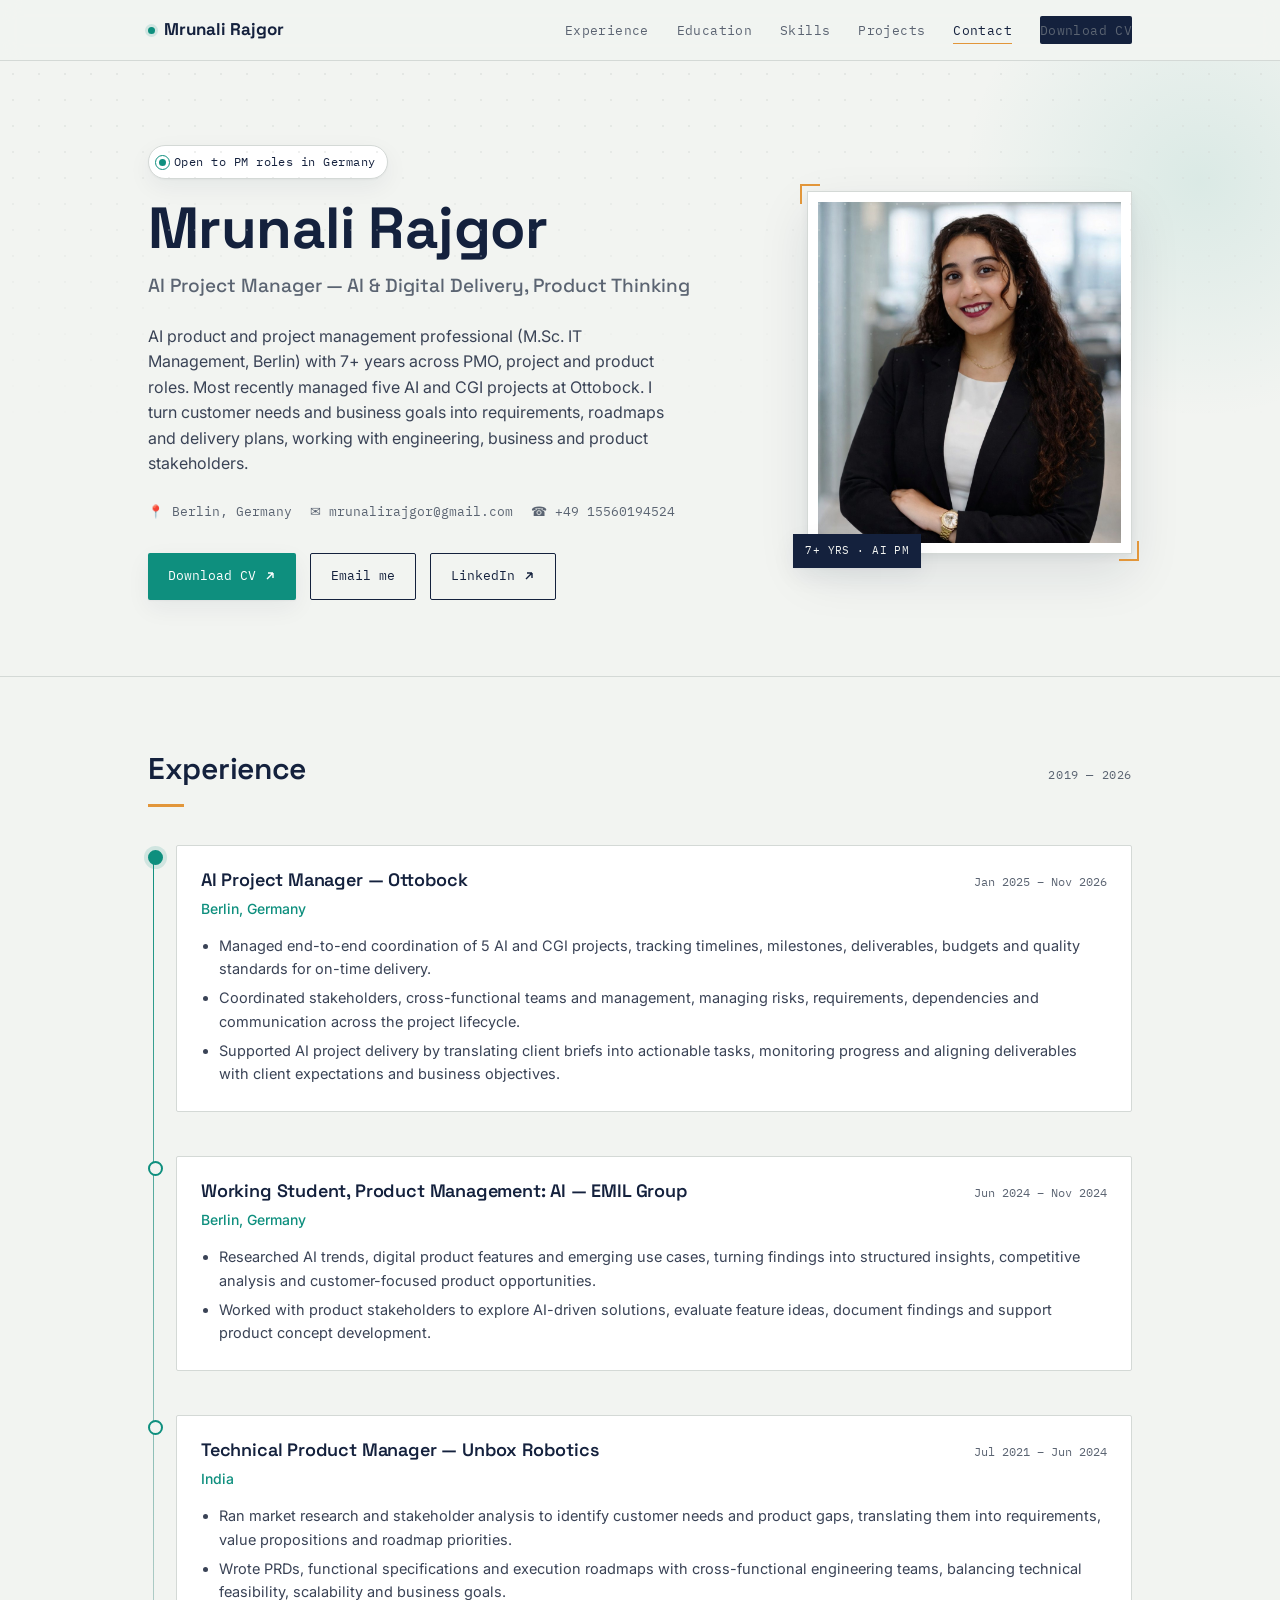
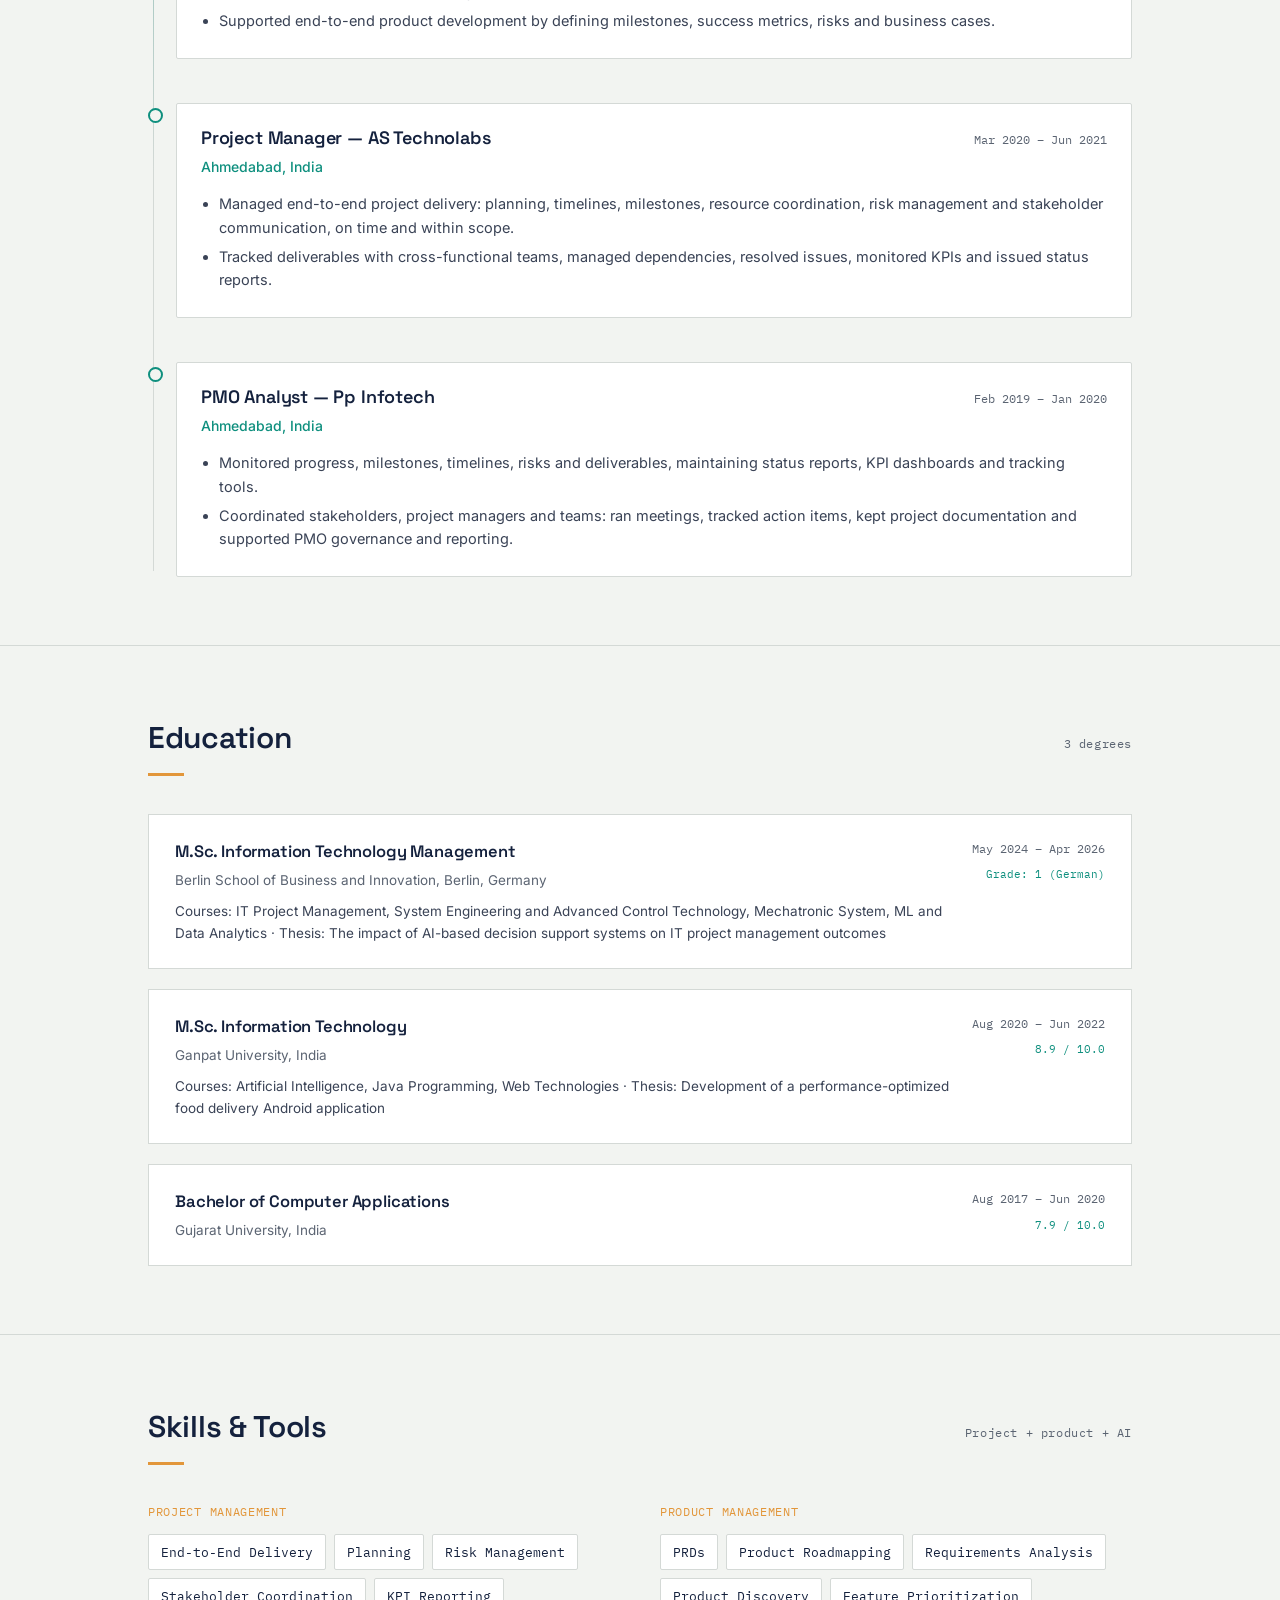
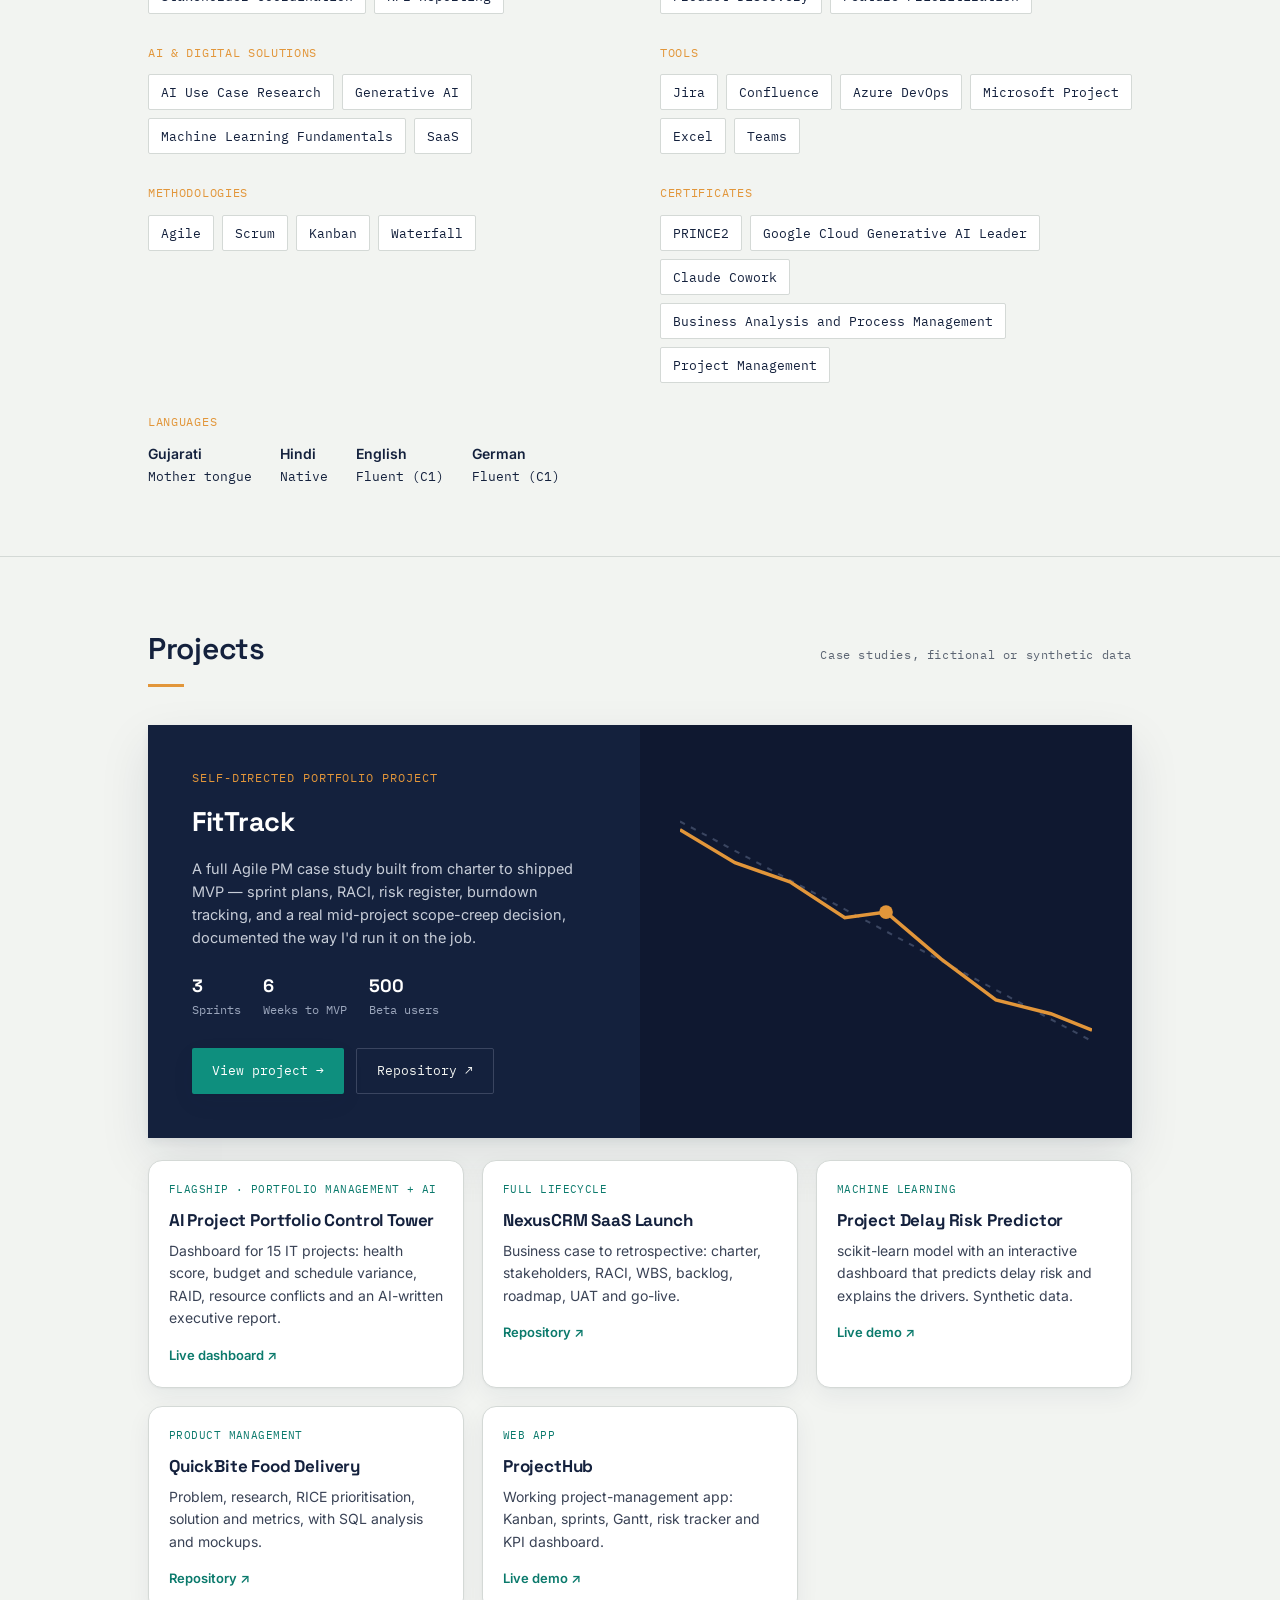
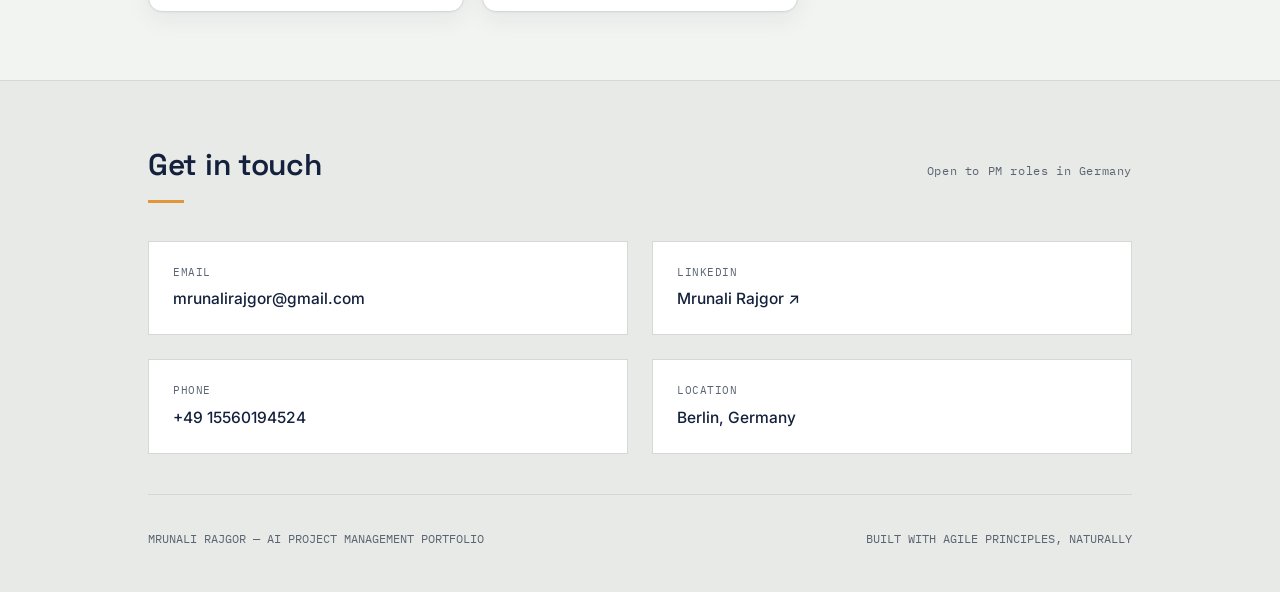
<file: index.html>
<!DOCTYPE html>
<html lang="en">
<head>
<meta charset="UTF-8">
<meta name="viewport" content="width=device-width, initial-scale=1.0">
<title>Mrunali Rajgor — AI Project Manager</title>
<meta name="description" content="Mrunali Rajgor — AI Project Manager with product management experience. AI and digital delivery, roadmaps, stakeholder coordination. Berlin, Germany.">

<meta property="og:type" content="website">
<meta property="og:title" content="Mrunali Rajgor — AI Project Manager">
<meta property="og:description" content="AI and digital delivery, product roadmaps, stakeholder coordination. Berlin, Germany.">
<meta property="og:image" content="profile.jpg">
<meta name="twitter:card" content="summary">

<link rel="icon" href="data:image/svg+xml,%3Csvg xmlns='http://www.w3.org/2000/svg' viewBox='0 0 100 100'%3E%3Crect width='100' height='100' rx='18' fill='%2314213D'/%3E%3Ctext x='50' y='68' font-family='Georgia,serif' font-size='52' fill='%23F2F4F1' text-anchor='middle'%3EM%3C/text%3E%3C/svg%3E">

<link rel="preconnect" href="https://fonts.googleapis.com">
<link rel="preconnect" href="https://fonts.gstatic.com" crossorigin>
<link href="https://fonts.googleapis.com/css2?family=Space+Grotesk:wght@400;500;600;700&family=Inter:wght@400;500;600&family=IBM+Plex+Mono:wght@400;500;600&display=swap" rel="stylesheet">
<link rel="stylesheet" href="styles.css">
</head>
<body>

<div class="progress" id="progress"></div>

<nav>
  <div class="wrap">
    <div class="nav-name"><span class="nav-dot"></span>Mrunali Rajgor</div>
    <div class="nav-links">
      <a href="#experience" data-nav>Experience</a>
      <a href="#education" data-nav>Education</a>
      <a href="#skills" data-nav>Skills</a>
      <a href="#projects" data-nav>Projects</a>
      <a href="#contact" data-nav>Contact</a>
      <a class="nav-cv" href="CV_Mrunali.pdf" target="_blank" rel="noopener">Download CV</a>
    </div>
    <button class="nav-burger" id="burger" aria-label="Toggle menu"><span></span><span></span><span></span></button>
  </div>
  <div class="mobile-menu" id="mobileMenu">
    <a href="#experience">Experience</a>
    <a href="#education">Education</a>
    <a href="#skills">Skills</a>
    <a href="#projects">Projects</a>
    <a href="#contact">Contact</a>
    <a href="CV_Mrunali.pdf" target="_blank" rel="noopener">Download CV ↓</a>
  </div>
</nav>

<header class="hero">
  <div class="wrap">
    <div>
      <div class="status-badge"><span class="pulse"></span>Open to PM roles in Germany</div>
      <h1>Mrunali Rajgor</h1>
      <div class="role">AI Project Manager — AI &amp; Digital Delivery, Product Thinking</div>
      <p class="summary">AI product and project management professional (M.Sc. IT Management, Berlin) with 7+ years across PMO, project and product roles. Most recently managed five AI and CGI projects at Ottobock. I turn customer needs and business goals into requirements, roadmaps and delivery plans, working with engineering, business and product stakeholders.</p>
      <div class="hero-meta">
        <span>📍 Berlin, Germany</span>
        <span>✉ mrunalirajgor@gmail.com</span>
        <span>☎ +49 15560194524</span>
      </div>
      <div class="hero-cta">
        <a class="btn btn-primary" href="CV_Mrunali.pdf" target="_blank" rel="noopener">Download CV
          <svg width="12" height="12" viewBox="0 0 12 12" fill="none"><path d="M3 9L9 3M9 3H4M9 3V8" stroke="white" stroke-width="1.4"/></svg>
        </a>
        <a class="btn btn-ghost" href="mailto:mrunalirajgor@gmail.com">Email me</a>
        <a class="btn btn-ghost" href="https://www.linkedin.com/in/mrunali-rajgor" target="_blank" rel="noopener">LinkedIn
          <svg width="12" height="12" viewBox="0 0 12 12" fill="none"><path d="M3 9L9 3M9 3H4M9 3V8" stroke="#14213D" stroke-width="1.4"/></svg>
        </a>
      </div>
    </div>
    <div class="hero-photo">
      <div class="frame"><img src="profile.jpg" alt="Portrait of Mrunali Rajgor"></div>
      <div class="tag">7+ YRS · AI PM</div>
    </div>
  </div>
</header>

<section id="experience">
  <div class="wrap">
    <div class="section-head reveal">
      <h2>Experience</h2>
      <span class="section-tag">2019 — 2026</span>
    </div>
    <div class="timeline">

      <div class="tl-item current reveal">
        <div class="tl-card">
          <div class="tl-head">
            <h3>AI Project Manager — Ottobock</h3>
            <span class="tl-dates">Jan 2025 – Nov 2026</span>
          </div>
          <div class="tl-company">Berlin, Germany</div>
          <ul>
            <li>Managed end-to-end coordination of 5 AI and CGI projects, tracking timelines, milestones, deliverables, budgets and quality standards for on-time delivery.</li>
            <li>Coordinated stakeholders, cross-functional teams and management, managing risks, requirements, dependencies and communication across the project lifecycle.</li>
            <li>Supported AI project delivery by translating client briefs into actionable tasks, monitoring progress and aligning deliverables with client expectations and business objectives.</li>
          </ul>
        </div>
      </div>

      <div class="tl-item reveal">
        <div class="tl-card">
          <div class="tl-head">
            <h3>Working Student, Product Management: AI — EMIL Group</h3>
            <span class="tl-dates">Jun 2024 – Nov 2024</span>
          </div>
          <div class="tl-company">Berlin, Germany</div>
          <ul>
            <li>Researched AI trends, digital product features and emerging use cases, turning findings into structured insights, competitive analysis and customer-focused product opportunities.</li>
            <li>Worked with product stakeholders to explore AI-driven solutions, evaluate feature ideas, document findings and support product concept development.</li>
          </ul>
        </div>
      </div>

      <div class="tl-item reveal">
        <div class="tl-card">
          <div class="tl-head">
            <h3>Technical Product Manager — Unbox Robotics</h3>
            <span class="tl-dates">Jul 2021 – Jun 2024</span>
          </div>
          <div class="tl-company">India</div>
          <ul>
            <li>Ran market research and stakeholder analysis to identify customer needs and product gaps, translating them into requirements, value propositions and roadmap priorities.</li>
            <li>Wrote PRDs, functional specifications and execution roadmaps with cross-functional engineering teams, balancing technical feasibility, scalability and business goals.</li>
            <li>Supported end-to-end product development by defining milestones, success metrics, risks and business cases.</li>
          </ul>
        </div>
      </div>

      <div class="tl-item reveal">
        <div class="tl-card">
          <div class="tl-head">
            <h3>Project Manager — AS Technolabs</h3>
            <span class="tl-dates">Mar 2020 – Jun 2021</span>
          </div>
          <div class="tl-company">Ahmedabad, India</div>
          <ul>
            <li>Managed end-to-end project delivery: planning, timelines, milestones, resource coordination, risk management and stakeholder communication, on time and within scope.</li>
            <li>Tracked deliverables with cross-functional teams, managed dependencies, resolved issues, monitored KPIs and issued status reports.</li>
          </ul>
        </div>
      </div>

      <div class="tl-item reveal">
        <div class="tl-card">
          <div class="tl-head">
            <h3>PMO Analyst — Pp Infotech</h3>
            <span class="tl-dates">Feb 2019 – Jan 2020</span>
          </div>
          <div class="tl-company">Ahmedabad, India</div>
          <ul>
            <li>Monitored progress, milestones, timelines, risks and deliverables, maintaining status reports, KPI dashboards and tracking tools.</li>
            <li>Coordinated stakeholders, project managers and teams: ran meetings, tracked action items, kept project documentation and supported PMO governance and reporting.</li>
          </ul>
        </div>
      </div>

    </div>
  </div>
</section>

<section id="education">
  <div class="wrap">
    <div class="section-head reveal">
      <h2>Education</h2>
      <span class="section-tag">3 degrees</span>
    </div>
    <div class="edu-grid">

      <div class="edu-card reveal">
        <div>
          <h3>M.Sc. Information Technology Management</h3>
          <div class="school">Berlin School of Business and Innovation, Berlin, Germany</div>
          <div class="details">Courses: IT Project Management, System Engineering and Advanced Control Technology, Mechatronic System, ML and Data Analytics · Thesis: The impact of AI-based decision support systems on IT project management outcomes</div>
        </div>
        <div>
          <div class="dates">May 2024 – Apr 2026</div>
          <div class="grade">Grade: 1 (German)</div>
        </div>
      </div>

      <div class="edu-card reveal">
        <div>
          <h3>M.Sc. Information Technology</h3>
          <div class="school">Ganpat University, India</div>
          <div class="details">Courses: Artificial Intelligence, Java Programming, Web Technologies · Thesis: Development of a performance-optimized food delivery Android application</div>
        </div>
        <div>
          <div class="dates">Aug 2020 – Jun 2022</div>
          <div class="grade">8.9 / 10.0</div>
        </div>
      </div>

      <div class="edu-card reveal">
        <div>
          <h3>Bachelor of Computer Applications</h3>
          <div class="school">Gujarat University, India</div>
        </div>
        <div>
          <div class="dates">Aug 2017 – Jun 2020</div>
          <div class="grade">7.9 / 10.0</div>
        </div>
      </div>

    </div>
  </div>
</section>

<section id="skills">
  <div class="wrap">
    <div class="section-head reveal">
      <h2>Skills &amp; Tools</h2>
      <span class="section-tag">Project + product + AI</span>
    </div>
    <div class="skills-grid">
      <div class="skill-group reveal">
        <div class="cat">Project Management</div>
        <div class="pill-row">
          <span class="pill">End-to-End Delivery</span><span class="pill">Planning</span>
          <span class="pill">Risk Management</span><span class="pill">Stakeholder Coordination</span><span class="pill">KPI Reporting</span>
        </div>
      </div>
      <div class="skill-group reveal">
        <div class="cat">Product Management</div>
        <div class="pill-row">
          <span class="pill">PRDs</span><span class="pill">Product Roadmapping</span>
          <span class="pill">Requirements Analysis</span><span class="pill">Product Discovery</span><span class="pill">Feature Prioritization</span>
        </div>
      </div>
      <div class="skill-group reveal">
        <div class="cat">AI &amp; Digital Solutions</div>
        <div class="pill-row">
          <span class="pill">AI Use Case Research</span><span class="pill">Generative AI</span>
          <span class="pill">Machine Learning Fundamentals</span><span class="pill">SaaS</span>
        </div>
      </div>
      <div class="skill-group reveal">
        <div class="cat">Tools</div>
        <div class="pill-row">
          <span class="pill">Jira</span><span class="pill">Confluence</span><span class="pill">Azure DevOps</span>
          <span class="pill">Microsoft Project</span><span class="pill">Excel</span><span class="pill">Teams</span>
        </div>
      </div>
      <div class="skill-group reveal">
        <div class="cat">Methodologies</div>
        <div class="pill-row">
          <span class="pill">Agile</span><span class="pill">Scrum</span>
          <span class="pill">Kanban</span><span class="pill">Waterfall</span>
        </div>
      </div>
      <div class="skill-group reveal">
        <div class="cat">Certificates</div>
        <div class="pill-row">
          <span class="pill">PRINCE2</span><span class="pill">Google Cloud Generative AI Leader</span>
          <span class="pill">Claude Cowork</span><span class="pill">Business Analysis and Process Management</span><span class="pill">Project Management</span>
        </div>
      </div>
      <div class="skill-group reveal">
        <div class="cat">Languages</div>
        <div class="lang-row">
          <div class="lang-item"><b>Gujarati</b>Mother tongue</div>
          <div class="lang-item"><b>Hindi</b>Native</div>
          <div class="lang-item"><b>English</b>Fluent (C1)</div>
          <div class="lang-item"><b>German</b>Fluent (C1)</div>
        </div>
      </div>
    </div>
  </div>
</section>

<section id="projects">
  <div class="wrap">
    <div class="section-head reveal">
      <h2>Projects</h2>
      <span class="section-tag">Case studies, fictional or synthetic data</span>
    </div>
  </div>
  <div class="wrap">
    <div class="project-card reveal">
      <div class="project-info">
        <div class="project-kicker">Self-directed portfolio project</div>
        <h3>FitTrack</h3>
        <p>A full Agile PM case study built from charter to shipped MVP — sprint plans, RACI, risk register, burndown tracking, and a real mid-project scope-creep decision, documented the way I'd run it on the job.</p>
        <div class="project-stats">
          <div><b>3</b>Sprints</div>
          <div><b>6</b>Weeks to MVP</div>
          <div><b>500</b>Beta users</div>
        </div>
        <div class="project-cta">
          <a class="btn btn-primary" href="https://mrunali121.github.io/fittrack-agile-pm/" target="_blank" rel="noopener">View project →</a>
          <a class="btn btn-ghost" style="border-color:#3A4560;color:var(--paper);" href="https://github.com/Mrunali121/fittrack-agile-pm" target="_blank" rel="noopener">Repository ↗</a>
        </div>
      </div>
      <div class="project-visual">
        <svg viewBox="0 0 300 200" xmlns="http://www.w3.org/2000/svg">
          <line x1="0" y1="20" x2="300" y2="180" stroke="#3A4560" stroke-width="1.5" stroke-dasharray="4 5"/>
          <polyline points="0,26 40,50 80,64 120,90 150,86 190,120 230,150 270,160 300,172"
            fill="none" stroke="#E2963A" stroke-width="2.5"/>
          <circle cx="150" cy="86" r="5" fill="#E2963A"/>
        </svg>
      </div>
    </div>
  </div>
  <div class="wrap">
    <div class="more-projects">
      <a class="mini reveal" href="https://mrunali121.github.io/ai-portfolio-control-tower/" target="_blank" rel="noopener">
        <div class="mini-kicker">Flagship · Portfolio management + AI</div>
        <h3>AI Project Portfolio Control Tower</h3>
        <p>Dashboard for 15 IT projects: health score, budget and schedule variance, RAID, resource conflicts and an AI-written executive report.</p>
        <span class="mini-link">Live dashboard ↗</span>
      </a>
      <a class="mini reveal" href="https://github.com/Mrunali121/nexuscrm-pm" target="_blank" rel="noopener">
        <div class="mini-kicker">Full lifecycle</div>
        <h3>NexusCRM SaaS Launch</h3>
        <p>Business case to retrospective: charter, stakeholders, RACI, WBS, backlog, roadmap, UAT and go-live.</p>
        <span class="mini-link">Repository ↗</span>
      </a>
      <a class="mini reveal" href="https://mrunali121.github.io/project-delay-predictor/" target="_blank" rel="noopener">
        <div class="mini-kicker">Machine learning</div>
        <h3>Project Delay Risk Predictor</h3>
        <p>scikit-learn model with an interactive dashboard that predicts delay risk and explains the drivers. Synthetic data.</p>
        <span class="mini-link">Live demo ↗</span>
      </a>
      <a class="mini reveal" href="https://github.com/Mrunali121/food-delivery-product-case-study" target="_blank" rel="noopener">
        <div class="mini-kicker">Product management</div>
        <h3>QuickBite Food Delivery</h3>
        <p>Problem, research, RICE prioritisation, solution and metrics, with SQL analysis and mockups.</p>
        <span class="mini-link">Repository ↗</span>
      </a>
      <a class="mini reveal" href="https://mrunali121.github.io/Projecthub/" target="_blank" rel="noopener">
        <div class="mini-kicker">Web app</div>
        <h3>ProjectHub</h3>
        <p>Working project-management app: Kanban, sprints, Gantt, risk tracker and KPI dashboard.</p>
        <span class="mini-link">Live demo ↗</span>
      </a>
    </div>
  </div>
</section>

<footer id="contact">
  <div class="wrap">
    <div class="section-head reveal">
      <h2>Get in touch</h2>
      <span class="section-tag">Open to PM roles in Germany</span>
    </div>
    <div class="contact-grid">
      <a class="contact-card reveal" href="mailto:mrunalirajgor@gmail.com">
        <div class="lbl">Email</div>
        <div class="val">mrunalirajgor@gmail.com</div>
      </a>
      <a class="contact-card reveal" href="https://www.linkedin.com/in/mrunali-rajgor" target="_blank" rel="noopener">
        <div class="lbl">LinkedIn</div>
        <div class="val">Mrunali Rajgor ↗</div>
      </a>
      <a class="contact-card reveal" href="tel:+4915560194524">
        <div class="lbl">Phone</div>
        <div class="val">+49 15560194524</div>
      </a>
      <div class="contact-card reveal">
        <div class="lbl">Location</div>
        <div class="val">Berlin, Germany</div>
      </div>
    </div>
    <div class="footer-bottom">
      <p>MRUNALI RAJGOR — AI PROJECT MANAGEMENT PORTFOLIO</p>
      <p>BUILT WITH AGILE PRINCIPLES, NATURALLY</p>
    </div>
  </div>
</footer>

<a href="#" class="to-top" id="toTop" aria-label="Back to top">
  <svg width="16" height="16" viewBox="0 0 16 16" fill="none"><path d="M8 13V3M8 3L3 8M8 3L13 8" stroke="currentColor" stroke-width="1.6"/></svg>
</a>

<script src="script.js"></script>

</body>
</html>
</file>
<file: styles.css>
:root{
    --ink:#14213D;
    --ink-soft:#232F4E;
    --paper:#F2F4F1;
    --paper-dim:#E7EAE6;
    --teal:#0E8F7E;
    --teal-dim:#0B7A6C;
    --amber:#E2963A;
    --slate:#5B6472;
    --line:#D4D9D6;
    --white:#FFFFFF;
    --shadow: 0 1px 2px rgba(20,33,61,0.04), 0 8px 24px rgba(20,33,61,0.06);
    --shadow-lg: 0 4px 8px rgba(20,33,61,0.06), 0 20px 48px rgba(20,33,61,0.10);
  }
  *{box-sizing:border-box;}
  html{scroll-behavior:smooth;}
  ::selection{background:var(--teal);color:var(--white);}
  body{
    margin:0;
    background:var(--paper);
    color:var(--ink);
    font-family:'Inter',sans-serif;
    line-height:1.6;
    -webkit-font-smoothing:antialiased;
  }
  h1,h2,h3{font-family:'Space Grotesk',sans-serif;margin:0;letter-spacing:-0.01em;}
  .mono{font-family:'IBM Plex Mono',monospace;}
  a{color:inherit;}
  .wrap{max-width:1040px;margin:0 auto;padding:0 28px;}

  .progress{
    position:fixed;top:0;left:0;height:2.5px;background:var(--amber);
    width:0%;z-index:100;transition:width .1s linear;
  }

  nav{
    position:sticky;top:0;z-index:50;
    background:rgba(242,244,241,0.86);
    backdrop-filter:blur(10px);
    border-bottom:1px solid var(--line);
  }
  nav .wrap{
    display:flex;align-items:center;justify-content:space-between;
    padding-top:16px;padding-bottom:16px;
  }
  .nav-name{font-family:'Space Grotesk',sans-serif;font-weight:700;font-size:17px;display:flex;align-items:center;gap:9px;}
  .nav-dot{width:7px;height:7px;border-radius:50%;background:var(--teal);display:inline-block;box-shadow:0 0 0 3px rgba(14,143,126,0.15);}
  .nav-links{display:flex;align-items:center;gap:28px;}
  .nav-links a{
    font-family:'IBM Plex Mono',monospace;font-size:12.5px;text-decoration:none;color:var(--slate);
    letter-spacing:0.03em;position:relative;padding:4px 0;transition:color .15s ease;
  }
  .nav-links a::after{
    content:"";position:absolute;left:0;bottom:0;width:0;height:1.5px;background:var(--amber);
    transition:width .2s ease;
  }
  .nav-links a:hover{color:var(--ink);}
  .nav-links a:hover::after, .nav-links a.active::after{width:100%;}
  .nav-links a.active{color:var(--ink);}
  .nav-cv{
    background:var(--ink);color:var(--white);
    padding:9px 16px;border-radius:2px;font-size:12px;transition:transform .15s ease, background .15s ease;
  }
  .nav-cv::after{display:none;}
  .nav-cv:hover{background:var(--teal);transform:translateY(-1px);}
  .nav-burger{
    display:none;width:34px;height:34px;border:1px solid var(--line);background:var(--white);
    border-radius:2px;cursor:pointer;position:relative;
  }
  .nav-burger span{
    position:absolute;left:8px;right:8px;height:1.5px;background:var(--ink);
    transition:transform .2s ease, opacity .2s ease;
  }
  .nav-burger span:nth-child(1){top:12px;}
  .nav-burger span:nth-child(2){top:17px;}
  .nav-burger span:nth-child(3){top:22px;}
  .nav-burger.open span:nth-child(1){transform:translateY(5px) rotate(45deg);}
  .nav-burger.open span:nth-child(2){opacity:0;}
  .nav-burger.open span:nth-child(3){transform:translateY(-5px) rotate(-45deg);}
  .mobile-menu{
    display:none;flex-direction:column;gap:2px;padding:8px 28px 18px;
    border-top:1px solid var(--line);background:var(--paper);
  }
  .mobile-menu a{
    font-family:'IBM Plex Mono',monospace;font-size:13.5px;color:var(--ink);
    text-decoration:none;padding:12px 0;border-bottom:1px solid var(--line);
  }
  .mobile-menu.open{display:flex;}

  .hero{
    padding:84px 0 76px;position:relative;overflow:hidden;
  }
  .hero::before{
    content:"";position:absolute;top:-120px;right:-160px;width:480px;height:480px;
    border-radius:50%;background:radial-gradient(circle, rgba(14,143,126,0.10), transparent 70%);
    pointer-events:none;
  }
  .hero::after{
    content:"";position:absolute;inset:0;
    background-image:radial-gradient(var(--line) 1px, transparent 1px);
    background-size:26px 26px;
    -webkit-mask-image:linear-gradient(to bottom, black, transparent 60%);
    mask-image:linear-gradient(to bottom, black, transparent 60%);
    opacity:0.5;pointer-events:none;
  }
  .hero .wrap{
    display:grid;grid-template-columns:1.3fr 0.7fr;gap:56px;align-items:center;
    position:relative;
  }
  .status-badge{
    display:inline-flex;align-items:center;gap:8px;
    font-family:'IBM Plex Mono',monospace;font-size:11.5px;letter-spacing:0.04em;
    background:var(--white);border:1px solid var(--line);padding:7px 12px 7px 10px;
    border-radius:20px;margin-bottom:20px;box-shadow:var(--shadow);
  }
  .status-badge .pulse{
    width:7px;height:7px;border-radius:50%;background:var(--teal);position:relative;
  }
  .status-badge .pulse::after{
    content:"";position:absolute;inset:-4px;border-radius:50%;border:1.5px solid var(--teal);
    animation:pulse 2s ease-out infinite;
  }
  @keyframes pulse{0%{transform:scale(0.6);opacity:1;}100%{transform:scale(1.8);opacity:0;}}

  .hero h1{font-size:clamp(38px,5.4vw,58px);font-weight:700;line-height:1.03;}
  .hero .role{
    margin-top:12px;font-family:'Space Grotesk',sans-serif;font-size:19px;font-weight:500;color:var(--slate);
  }
  .hero .summary{margin-top:22px;font-size:16px;color:#3A4356;max-width:520px;}
  .hero-meta{
    margin-top:24px;display:flex;flex-wrap:wrap;gap:18px;
    font-family:'IBM Plex Mono',monospace;font-size:12.5px;color:var(--slate);
  }
  .hero-meta span{display:flex;align-items:center;gap:6px;}
  .hero-cta{margin-top:32px;display:flex;gap:14px;flex-wrap:wrap;}
  .btn{
    font-family:'IBM Plex Mono',monospace;font-size:13px;padding:12px 20px;border-radius:2px;
    text-decoration:none;display:inline-flex;align-items:center;gap:8px;
    transition:transform .15s ease, background .15s ease, box-shadow .15s ease, border-color .15s ease;
  }
  .btn-primary{background:var(--teal);color:var(--white);box-shadow:var(--shadow);}
  .btn-primary:hover{transform:translateY(-2px);background:var(--teal-dim);box-shadow:var(--shadow-lg);}
  .btn-ghost{border:1px solid var(--ink);color:var(--ink);}
  .btn-ghost:hover{transform:translateY(-2px);border-color:var(--amber);}
  .btn svg{transition:transform .15s ease;}
  .btn:hover svg{transform:translate(2px,-2px);}

  .hero-photo{position:relative;}
  .hero-photo .frame{
    border:1px solid var(--line);padding:10px;background:var(--white);box-shadow:var(--shadow-lg);
    position:relative;
  }
  .hero-photo .frame::before, .hero-photo .frame::after{
    content:"";position:absolute;width:18px;height:18px;
    border-color:var(--amber);border-style:solid;
  }
  .hero-photo .frame::before{top:-8px;left:-8px;border-width:2px 0 0 2px;}
  .hero-photo .frame::after{bottom:-8px;right:-8px;border-width:0 2px 2px 0;}
  .hero-photo img{width:100%;display:block;object-fit:cover;aspect-ratio:4/4.5;}
  .hero-photo .tag{
    position:absolute;bottom:-14px;left:-14px;background:var(--ink);color:var(--paper);
    font-family:'IBM Plex Mono',monospace;font-size:11px;padding:8px 12px;letter-spacing:0.04em;
    box-shadow:var(--shadow);
  }

  section{padding:68px 0;border-top:1px solid var(--line);}
  .section-head{display:flex;align-items:baseline;justify-content:space-between;margin-bottom:38px;flex-wrap:wrap;gap:10px;}
  .section-head h2{font-size:clamp(24px,3vw,30px);font-weight:600;position:relative;padding-bottom:14px;}
  .section-head h2::after{
    content:"";position:absolute;left:0;bottom:0;width:36px;height:3px;background:var(--amber);
  }
  .section-tag{font-family:'IBM Plex Mono',monospace;font-size:12px;color:var(--slate);letter-spacing:0.05em;}

  .timeline{position:relative;padding-left:28px;}
  .timeline::before{
    content:"";position:absolute;left:5px;top:6px;bottom:6px;width:1px;
    background:linear-gradient(to bottom, var(--teal), var(--line) 70%);
  }
  .tl-item{position:relative;padding-bottom:44px;}
  .tl-item:last-child{padding-bottom:0;}
  .tl-item::before{
    content:"";position:absolute;left:-28px;top:5px;width:11px;height:11px;border-radius:50%;
    background:var(--paper);border:2px solid var(--teal);transition:transform .2s ease;
  }
  .tl-item.current::before{background:var(--teal);box-shadow:0 0 0 4px rgba(14,143,126,0.15);}
  .tl-card{
    background:var(--white);border:1px solid var(--line);padding:20px 24px;border-radius:2px;
    transition:box-shadow .2s ease, border-color .2s ease, transform .2s ease;
  }
  .tl-card:hover{box-shadow:var(--shadow-lg);border-color:var(--teal);transform:translateY(-2px);}
  .tl-head{display:flex;justify-content:space-between;flex-wrap:wrap;gap:8px;align-items:baseline;}
  .tl-head h3{font-size:18px;font-weight:600;}
  .tl-dates{font-family:'IBM Plex Mono',monospace;font-size:12px;color:var(--slate);white-space:nowrap;}
  .tl-company{font-size:14px;color:var(--teal);font-weight:500;margin-top:3px;}
  .tl-loc{color:var(--slate);font-weight:400;}
  .tl-card ul{margin:14px 0 0;padding-left:18px;color:#3A4356;font-size:14.5px;}
  .tl-card li{margin-bottom:6px;}

  .edu-grid{display:grid;gap:20px;}
  .edu-card{
    background:var(--white);border:1px solid var(--line);padding:24px 26px;
    display:grid;grid-template-columns:1fr auto;gap:8px;align-items:start;
    transition:box-shadow .2s ease, border-color .2s ease, transform .2s ease;
  }
  .edu-card:hover{box-shadow:var(--shadow-lg);border-color:var(--teal);transform:translateY(-2px);}
  .edu-card h3{font-size:16.5px;font-weight:600;}
  .edu-card .school{font-size:13.5px;color:var(--slate);margin-top:4px;}
  .edu-card .details{font-size:13.5px;color:#3A4356;margin-top:10px;}
  .edu-card .dates{font-family:'IBM Plex Mono',monospace;font-size:12px;color:var(--slate);text-align:right;white-space:nowrap;}
  .edu-card .grade{
    font-family:'IBM Plex Mono',monospace;font-size:11px;color:var(--teal);
    margin-top:8px;text-align:right;
  }

  .skills-grid{display:grid;grid-template-columns:repeat(2,1fr);gap:30px 40px;}
  .skill-group .cat{
    font-family:'IBM Plex Mono',monospace;font-size:11.5px;letter-spacing:0.06em;
    text-transform:uppercase;color:var(--amber);margin-bottom:12px;
  }
  .pill-row{display:flex;flex-wrap:wrap;gap:8px;}
  .pill{
    font-family:'IBM Plex Mono',monospace;font-size:12.5px;
    border:1px solid var(--line);background:var(--white);
    padding:7px 12px;border-radius:2px;color:var(--ink);
    transition:border-color .15s ease, transform .15s ease, background .15s ease;
  }
  .pill:hover{border-color:var(--teal);background:var(--paper-dim);transform:translateY(-1px);}
  .lang-row{display:flex;flex-wrap:wrap;gap:28px;margin-top:8px;}
  .lang-item{font-family:'IBM Plex Mono',monospace;font-size:13px;}
  .lang-item b{display:block;font-family:'Inter',sans-serif;font-size:14px;font-weight:600;margin-bottom:2px;}

  .project-card{
    background:var(--ink);color:var(--paper);
    display:grid;grid-template-columns:1fr 1fr;gap:0;
    overflow:hidden;box-shadow:var(--shadow-lg);
  }
  .project-info{padding:44px;}
  .project-kicker{font-family:'IBM Plex Mono',monospace;font-size:11.5px;color:var(--amber);letter-spacing:0.08em;text-transform:uppercase;margin-bottom:12px;}
  .project-info h3{font-size:27px;color:var(--white);}
  .project-info p{font-size:14.5px;color:#C7CDD8;margin-top:14px;}
  .project-stats{display:flex;gap:22px;margin-top:22px;font-family:'IBM Plex Mono',monospace;font-size:12px;color:#9BA6BC;}
  .project-stats b{display:block;color:var(--white);font-size:18px;font-family:'Space Grotesk',sans-serif;}
  .project-cta{margin-top:28px;display:flex;gap:12px;flex-wrap:wrap;}
  .project-visual{
    background:#0F1830;display:flex;align-items:center;justify-content:center;padding:40px;position:relative;
  }
  .project-visual svg{width:100%;height:auto;position:relative;z-index:1;}

  footer{background:var(--paper-dim);border-top:1px solid var(--line);padding:60px 0 32px;position:relative;}
  .contact-grid{display:grid;grid-template-columns:1fr 1fr;gap:24px;margin-bottom:40px;}
  .contact-card{
    background:var(--white);border:1px solid var(--line);padding:22px 24px;
    text-decoration:none;color:var(--ink);display:block;
    transition:border-color .15s ease, box-shadow .15s ease, transform .15s ease;
  }
  .contact-card:hover{border-color:var(--teal);box-shadow:var(--shadow-lg);transform:translateY(-2px);}
  .contact-card .lbl{font-family:'IBM Plex Mono',monospace;font-size:11px;color:var(--slate);text-transform:uppercase;letter-spacing:0.05em;}
  .contact-card .val{font-size:15.5px;font-weight:500;margin-top:6px;}
  .footer-bottom{
    display:flex;justify-content:space-between;align-items:center;flex-wrap:wrap;gap:12px;
    border-top:1px solid var(--line);padding-top:24px;
  }
  .footer-bottom p{font-family:'IBM Plex Mono',monospace;font-size:11.5px;color:var(--slate);}

  .to-top{
    position:fixed;right:24px;bottom:24px;width:42px;height:42px;border-radius:50%;
    background:var(--ink);color:var(--paper);display:flex;align-items:center;justify-content:center;
    text-decoration:none;box-shadow:var(--shadow-lg);opacity:0;pointer-events:none;
    transition:opacity .25s ease, transform .25s ease;z-index:40;
  }
  .to-top.show{opacity:1;pointer-events:auto;}
  .to-top:hover{background:var(--teal);transform:translateY(-3px);}

  .reveal{opacity:0;transform:translateY(16px);transition:opacity .55s ease, transform .55s ease;}
  .reveal.in{opacity:1;transform:translateY(0);}
  @media (prefers-reduced-motion:reduce){
    .reveal{opacity:1;transform:none;transition:none;}
    html{scroll-behavior:auto;}
    .status-badge .pulse::after{animation:none;}
  }

  @media (max-width:820px){
    .nav-links{display:none;}
    .nav-burger{display:block;}
    .hero .wrap{grid-template-columns:1fr;}
    .hero-photo{max-width:260px;margin:0 auto;order:-1;}
    .skills-grid{grid-template-columns:1fr;}
    .project-card{grid-template-columns:1fr;}
    .project-visual{order:-1;padding:28px;}
    .contact-grid{grid-template-columns:1fr;}
    .edu-card{grid-template-columns:1fr;}
    .edu-card .dates, .edu-card .grade{text-align:left;}
    .to-top{right:16px;bottom:16px;}
  }

  .more-projects{display:grid;grid-template-columns:repeat(auto-fit,minmax(280px,1fr));gap:18px;margin-top:22px;}
  .mini{display:block;text-decoration:none;background:var(--white);border:1px solid var(--line);border-radius:14px;padding:20px;box-shadow:var(--shadow);transition:box-shadow .2s,border-color .2s,transform .2s;}
  .mini:hover,.mini:focus-visible{box-shadow:var(--shadow-lg);border-color:var(--teal);transform:translateY(-2px);}
  .mini-kicker{font-family:'IBM Plex Mono',monospace;font-size:11px;letter-spacing:.04em;text-transform:uppercase;color:var(--teal-dim);}
  .mini h3{font-size:17px;margin:8px 0 6px;}
  .mini p{margin:0 0 12px;font-size:14px;color:#3A4356;}
  .mini-link{font-size:13px;font-weight:600;color:var(--teal-dim);}
</file>
